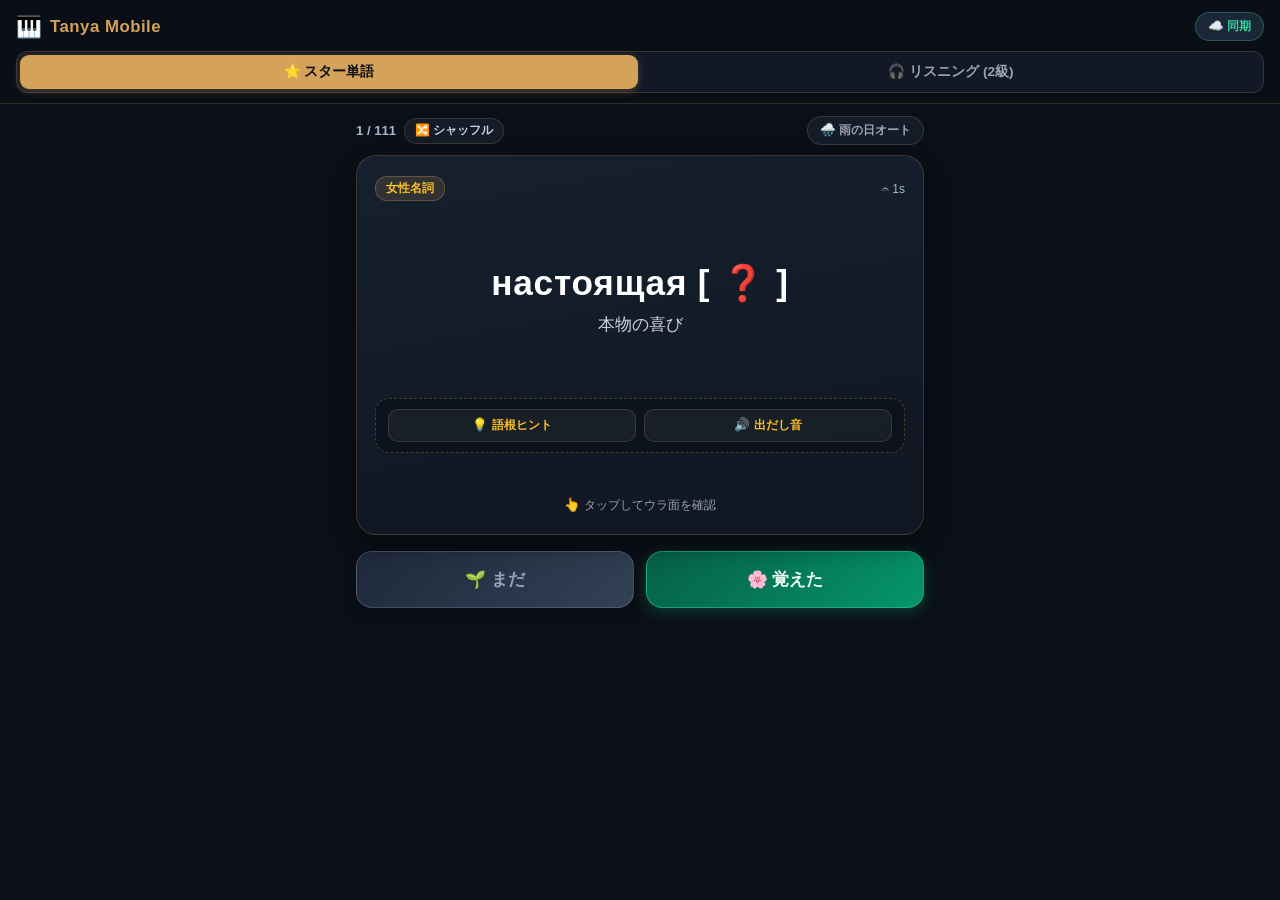
<file: mobile.html>
<!DOCTYPE html>
<html lang="ja">
<head>
  <meta charset="UTF-8">
  <!-- PWA & Mobile Viewport Configuration for iOS Standalone -->
  <meta name="viewport" content="width=device-width, initial-scale=1.0, viewport-fit=cover, user-scalable=no">
  <meta name="apple-mobile-web-app-capable" content="yes">
  <meta name="apple-mobile-web-app-status-bar-style" content="black-translucent">
  <meta name="apple-mobile-web-app-title" content="Tanya">
  <meta name="theme-color" content="#0b0f17">
  
  <title>Tanya Russian Mobile Studio</title>
  
  <link rel="manifest" href="manifest.json">
  <link rel="apple-touch-icon" href="icons/apple-touch-icon.png">
  <link rel="stylesheet" href="css/mobile.css">
</head>
<body>

  <!-- Top App Header -->
  <header class="mobile-header">
    <div class="header-top-row">
      <div class="brand-capsule">
        <span class="brand-icon">🎹</span>
        <div class="brand-text">
          <h1>Tanya Mobile</h1>
        </div>
      </div>
      <div class="header-actions">
        <button class="sync-badge-btn" id="btnOpenSync">
          ☁️ 同期
        </button>
      </div>
    </div>

    <!-- Mode Tabs -->
    <nav class="tab-nav">
      <button class="tab-btn active" id="tabBtnFlash">
        ⭐ スター単語
      </button>
      <button class="tab-btn" id="tabBtnListen">
        🎧 リスニング (2級)
      </button>
    </nav>
  </header>

  <!-- Main Content Area -->
  <main class="main-container">

    <!-- ======================================================================
         Tab 1: Starred Flashcard Studio
         ====================================================================== -->
    <section class="tab-content active" id="flashTabContent">
      <div class="flash-control-bar">
        <div style="display: flex; align-items: center; gap: 8px;">
          <span id="cardCountBadge" style="font-weight: 600; color: #a3b8cc;">1 / 111</span>
          <button class="shuffle-btn" id="btnShuffle" title="単語の並び順をランダムにシャッフル">
            🔀 シャッフル
          </button>
        </div>
        <button class="autoplay-toggle-btn" id="btnAutoPlay">
          🌧️ 雨の日オート
        </button>
      </div>

      <!-- Card Container (Tap to Flip) -->
      <div class="card-wrapper" id="cardWrapper">
        <div class="flip-card" id="flipCard">
          
          <!-- Front Side (Active Recall) -->
          <div class="card-face front">
            <div class="card-top-badges">
              <span class="pos-tag" id="cardPosTag">女性名詞</span>
              <span class="fermata-badge" id="fermataBadge">𝄐 0s</span>
            </div>

            <div class="card-center-ru">
              <div class="ru-main-word" id="frontRuWord">радость</div>
              <div class="collocation-cloze" id="frontClozeLine">настоящая [ ❓ ]</div>
            </div>

            <div class="micro-hints-box">
              <div class="hint-trigger-row">
                <button class="hint-btn" id="btnHintStem">💡 語根ヒント</button>
                <button class="hint-btn" id="btnHintSound">🔊 出だし音</button>
              </div>
              <div class="hint-content-drawer" id="hintContentDrawer"></div>
            </div>

            <div class="card-flip-prompt">
              👆 タップしてウラ面を確認
            </div>
          </div>

          <!-- Back Side (Deep Consolidation) -->
          <div class="card-face back">
            <div class="back-meaning-box">
              <div class="back-word-title" id="backRuWord">радость</div>
              <div class="back-meaning-text" id="backMeaningText">喜び, 歓喜</div>
            </div>

            <div class="back-action-row">
              <button class="action-sound-btn" id="btnReplayWord">
                🔊 単語
              </button>
              <button class="action-sound-btn" id="btnPlayCollocation">
                🔊 連語
              </button>
              <button class="action-conjugation-btn" id="btnPlayConjugation">
                🎹 朗読 (C)
              </button>
              <button class="declension-toggle-btn" id="btnToggleDeclension">
                ▼ 格変化
              </button>
            </div>

            <!-- Foldable Declension Table Drawer -->
            <div class="declension-drawer" id="declensionDrawer" style="display: none;">
              <div class="declension-grid" id="declensionGrid"></div>
            </div>

            <!-- Example Box (Tap to Speak) -->
            <div class="back-example-box" id="exampleBox" title="タップして例文を朗読">
              <div class="example-header-hint">
                <span class="example-speak-badge">🔊 タップで朗読</span>
                <span class="example-colloc-badge" id="exampleCollocBadge">連語: настоящая радость</span>
              </div>
              <div class="example-ru-line" id="exampleRuLine">Играть дуэт с Алёной — это настоящая радость.</div>
              <div class="example-ja-line" id="exampleJaLine">アリョーナと連弾を弾くことは、私にとって本物の喜びです。</div>
            </div>

            <!-- Memory Tips Capsule -->
            <div class="memory-tips-capsule" id="memoryTipsCapsule">
              <div class="tips-header-row">
                <span>💡 記憶のTips (語源・ニュアンス)</span>
              </div>
              <div class="tips-content" id="tipsContent"></div>
              <div class="tips-chips-row" id="tipsChipsRow"></div>
            </div>

            <div class="alena-context-capsule" id="alenaSceneCapsule">
              🎹 音楽院のレッスン室での情景
            </div>
          </div>

        </div>
      </div>

      <!-- Thumb Zone Rating Actions -->
      <div class="thumb-actions-bar">
        <button class="thumb-btn review" id="btnRateReview">
          🌱 まだ
        </button>
        <button class="thumb-btn mastered" id="btnRateMastered">
          🌸 覚えた
        </button>
      </div>
    </section>

    <!-- ======================================================================
         Tab 2: Listening Studio (2級対策)
         ====================================================================== -->
    <section class="tab-content" id="listenTabContent">
      <div class="listening-header-box">
        <div class="listening-day-picker">
          <span style="font-size: 0.82rem; color: #cbd5e1; font-weight: 600;">レッスン日:</span>
          <select class="day-select-dropdown" id="daySelectDropdown"></select>
        </div>
        <div class="listening-title" id="listeningTitle">四重奏の余韻、共に奏でた仲間たち</div>
        <div class="listening-greeting" id="listeningGreeting">Добрый вечер! 心安らぐロシア語の響きをどうぞ。</div>
      </div>

      <!-- Player Controls -->
      <div class="player-control-dock">
        <button class="play-main-btn" id="btnPlayListening">▶</button>
        <div style="font-size: 0.82rem; color: #a3b8cc;">
          スピード (耳慣らし)
        </div>
        <div class="speed-control-group">
          <button class="speed-btn active" data-rate="1.0">1.0x</button>
          <button class="speed-btn" data-rate="1.2">1.2x</button>
          <button class="speed-btn" data-rate="1.5">1.5x</button>
        </div>
      </div>

      <!-- Synchronized Transcript Feed -->
      <div class="transcript-feed" id="transcriptFeed"></div>
    </section>

  </main>

  <!-- ======================================================================
       GitHub Gist & Passcode Sync Modal
       ====================================================================== -->
  <div class="modal-backdrop" id="syncModal">
    <div class="modal-box">
      <div class="modal-title-row">
        <h2>☁️ PC同期設定 (Gist)</h2>
        <button class="modal-close-btn" id="btnCloseSync">&times;</button>
      </div>

      <p style="font-size: 0.8rem; color: #94a3b8; line-height: 1.45; margin-bottom: 14px;">
        外出先での学習データを、自宅のPC（Tanya Salon）とワンクリックで同期します。
      </p>

      <label class="input-label" for="gistIdInput">GitHub Gist ID</label>
      <input type="text" class="text-input" id="gistIdInput" value="489fc67d044b666cd983e20f60376cc0" placeholder="例: 7a8b9c0d1e2f3a4b..." autocomplete="off">

      <label class="input-label" for="githubTokenInput">GitHub Personal Access Token (PAT)</label>
      <div style="display: flex; gap: 8px; margin-bottom: 14px;">
        <input type="password" class="text-input" id="githubTokenInput" placeholder="ghp_... (gists読み書き権限)" autocomplete="off" style="flex: 1; margin-bottom: 0;">
        <button type="button" id="btnPasteToken" style="padding: 0 14px; background: rgba(212,175,55,0.15); border: 1px solid var(--gold-border); border-radius: 10px; color: var(--gold-light); font-size: 0.8rem; font-weight: 600; cursor: pointer; white-space: nowrap;">
          📋 貼付
        </button>
      </div>

      <button class="primary-modal-btn" id="btnPushGist">
        ☁️ PCへ進捗を送信 (Push)
      </button>

      <button class="secondary-modal-btn" id="btnPullGist">
        📥 最新の⭐単語を取得 (Pull)
      </button>

      <div style="margin-top: 18px; padding-top: 14px; border-top: 1px dashed rgba(212, 163, 89, 0.25);">
        <div style="font-size: 0.78rem; color: #fef08a; font-weight: 600; margin-bottom: 4px;">
          📜 バックアップ：ふっかつの呪文
        </div>
        <p style="font-size: 0.75rem; color: #94a3b8; margin-bottom: 6px;">
          Gistを使わずに手入力でPCへ持ち帰る場合の8文字コード:
        </p>
        <div style="background: #0b0f17; border: 1px solid var(--border-subtle); padding: 8px; border-radius: 8px; font-family: monospace; font-size: 1.1rem; color: var(--gold-light); text-align: center; letter-spacing: 2px;" id="passcodeDisplay">
          D25-9KF4
        </div>
      </div>
    </div>
  </div>

  <!-- Toast Notification -->
  <div class="toast-notice" id="toastNotice"></div>

  <!-- Bundled Seed Data & Application Script -->
  <script src="js/mobile_seed.js?v=20261010_pause"></script>
  <script src="js/mobile.js?v=20261010_pause"></script>
</body>
</html>
</file>
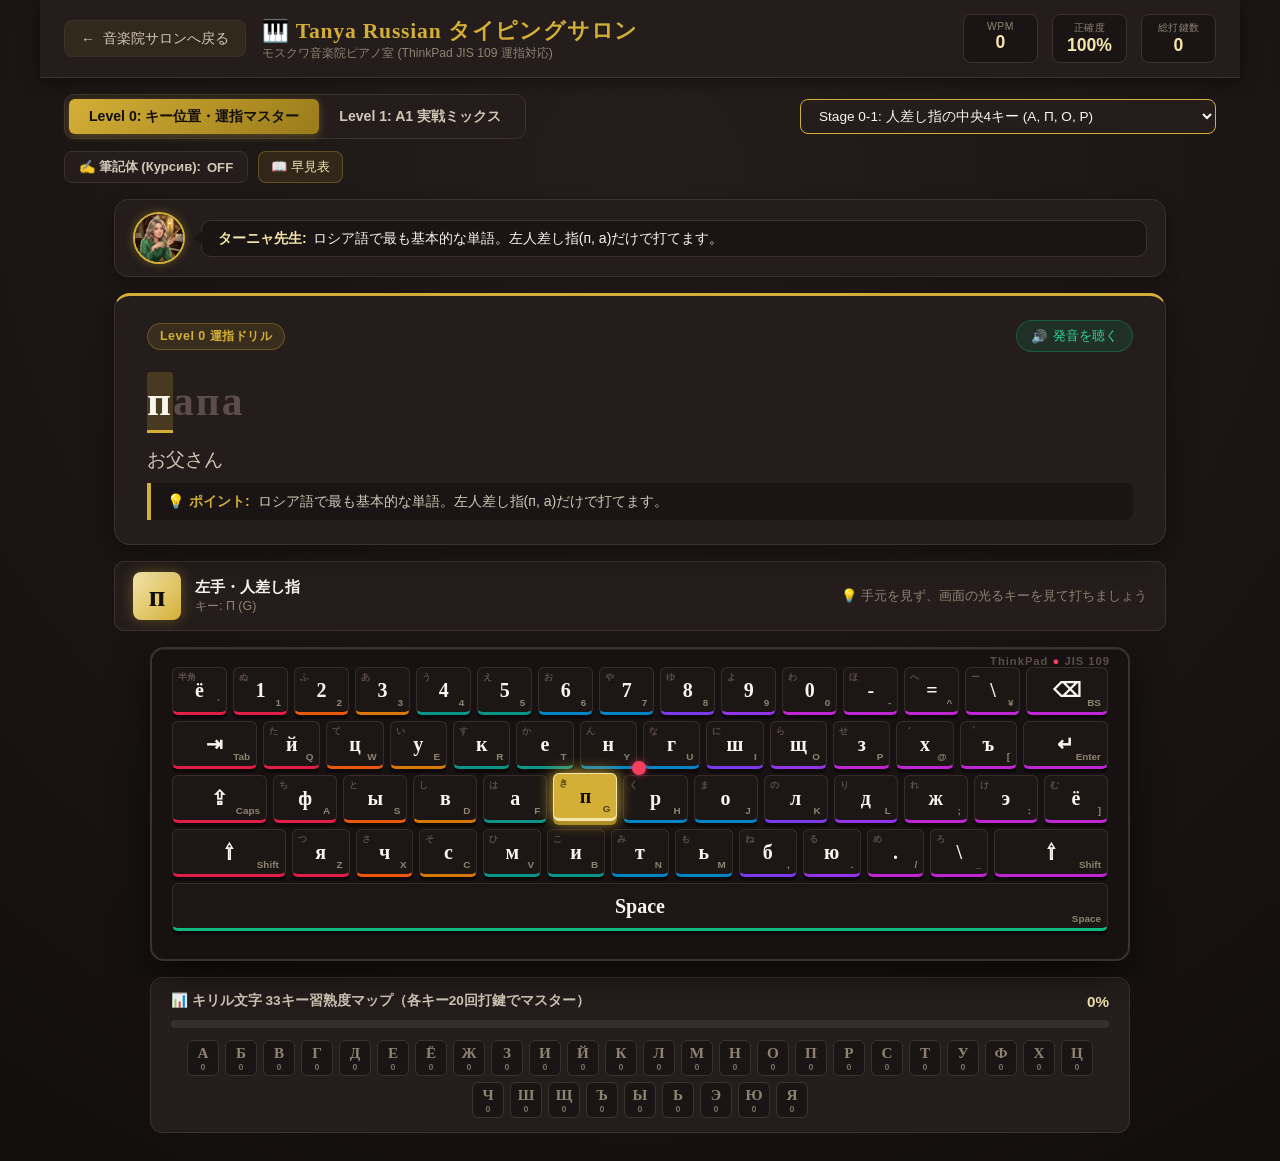
<file: typing.html>
<!DOCTYPE html>
<html lang="ja">
<head>
  <meta charset="UTF-8">
  <meta name="viewport" content="width=device-width, initial-scale=1.0">
  <title>タイピングサロン | Tanya Russian モスクワ音楽院</title>
  <link rel="stylesheet" href="/css/typing.css">
</head>
<body>

  <!-- Input Warning Banner (For English input mode) -->
  <div id="warningOverlay" class="warning-overlay">
    <span>⚠️ ロシア語入力に切り替えてください [Alt+Shift または Win+Space]</span>
  </div>

  <!-- Header (Conservatory Salon Header) -->
  <header class="typing-header">
    <div class="brand-section">
      <a href="/index.html" class="btn-back">
        <span>←</span> 音楽院サロンへ戻る
      </a>
      <div class="app-title">
        <h1>🎹 Tanya Russian タイピングサロン</h1>
        <span>モスクワ音楽院ピアノ室 (ThinkPad JIS 109 運指対応)</span>
      </div>
    </div>

    <div class="header-stats">
      <div class="stat-chip">
        <span class="stat-label">WPM</span>
        <span id="valWpm" class="stat-val">0</span>
      </div>
      <div class="stat-chip">
        <span class="stat-label">正確度</span>
        <span id="valAccuracy" class="stat-val">100%</span>
      </div>
      <div class="stat-chip">
        <span class="stat-label">総打鍵数</span>
        <span id="valTotalKeys" class="stat-val">0</span>
      </div>
    </div>
  </header>

  <!-- Mode & Stage Selector -->
  <div class="mode-container">
    <div class="mode-tabs">
      <button class="mode-tab active" data-mode="level0">Level 0: キー位置・運指マスター</button>
      <button class="mode-tab" data-mode="level1">Level 1: A1 実戦ミックス</button>
    </div>

    <div class="stage-selector-container">
      <select id="stageSelect" class="stage-select">
        <!-- Dynamically populated from typing_curriculum.json -->
      </select>
    </div>

    <!-- Cursive (Italic) Font Controls -->
    <div class="font-controls">
      <button id="btnToggleCursive" class="btn-cursive-toggle" title="筆記体（イタリック）表示のON/OFF">
        <span>✍️ 筆記体 (Курсив):</span> <strong id="cursiveStatusLabel">OFF</strong>
      </button>
      <button id="btnOpenCursiveGuide" class="btn-guide-modal" title="筆記体トラップ早見表を開く">
        <span>📖 早見表</span>
      </button>
    </div>
  </div>

  <!-- Main Practice Area -->
  <main class="practice-container">
    <!-- Tanya Teacher Guidance & Encouragement Bar -->
    <div class="tanya-guidance-bar">
      <div class="tanya-avatar-frame">
        <img id="tanyaAvatarImg" src="/assets/images/tanya_smiling.jpg" alt="ターニャ先生" class="tanya-avatar-img">
      </div>
      <div class="tanya-speech-bubble">
        <strong>ターニャ先生:</strong>
        <span id="tanyaSpeechText">ピアノの鍵盤に指を置くように、手元の力を抜いて画面のガイドを見て弾いて（打って）みてね♪</span>
      </div>
    </div>

    <!-- Prompt Card (Conservatory Music Stand Style) -->
    <div class="prompt-card">
      <div class="prompt-meta">
        <span id="categoryBadge" class="badge-category">Level 0 運指ドリル</span>
        <button id="btnPlayAudio" class="audio-btn" title="ネイティブ音声を聞く">
          <span>🔊</span> 発音を聴く
        </button>
      </div>

      <!-- Target Text Display -->
      <div id="targetText" class="target-text-container">
        <!-- Chars rendered by JS -->
      </div>

      <!-- Japanese Translation -->
      <div id="translationText" class="translation-text">
        <!-- Translation rendered by JS -->
      </div>

      <!-- Spelling & Grammar Note -->
      <div id="noteBox" class="note-box" style="display: none;">
        <!-- Notes rendered by JS -->
      </div>
    </div>

    <!-- Finger & Next Key Hint Bar -->
    <div class="finger-hint-bar">
      <div class="next-char-indicator">
        <div id="nextCharBadge" class="next-char-badge">А</div>
        <div class="finger-guide-text">
          <span id="fingerName" class="finger-name">左手・人差し指</span>
          <span id="fingerDesc" class="finger-desc">ホームポジションの基準キーです</span>
        </div>
      </div>

      <div class="keyboard-toggle-options">
        <span>💡 手元を見ず、画面の光るキーを見て打ちましょう</span>
      </div>
    </div>

    <!-- ThinkPad JIS 109 On-Screen Keyboard (Piano & Wood Aesthetic) -->
    <div class="keyboard-wrapper">
      <div id="kbContainer">
        <!-- Rows rendered by JS -->
      </div>
    </div>

    <!-- 33-Key Mastery Matrix (Level 0 Progress Tracker) -->
    <div class="mastery-panel">
      <div class="mastery-header">
        <span class="mastery-title">📊 キリル文字 33キー習熟度マップ（各キー20回打鍵でマスター）</span>
        <span id="valMasteryPct" class="mastery-pct">0%</span>
      </div>
      <div class="progress-bar-bg">
        <div id="progressBarFill" class="progress-bar-fill"></div>
      </div>
      <div id="matrixGrid" class="matrix-grid">
        <!-- 33 chips rendered by JS -->
      </div>
    </div>
  </main>

  <!-- Cursive Trap Reference Modal -->
  <div id="cursiveModal" class="modal-overlay">
    <div class="modal-box">
      <button id="btnCloseCursiveGuide" class="modal-close-btn" title="閉じる">&times;</button>
      <h2 class="modal-header-title">✍️ ロシア語 筆記体（イタリック）解読ガイド</h2>
      <p class="modal-intro">
        ロシア語の筆記体やイタリック（斜体）は、ブロック体（活字体）と形がまったく違う文字があります。<br>
        タイピング練習で「この文字を打つ」を繰り返すことで、自然と読めるようになります！
      </p>

      <h3 style="font-size: 0.95rem; color: var(--gold-light); margin-bottom: 10px;">⚡ 最重要！形が激変する「5大トラップ文字」</h3>
      <div class="trap-card-grid">
        <div class="trap-card">
          <span class="trap-card-header">T（テー）の小文字</span>
          <div class="trap-letters-comparison">
            <span class="trap-standard">т</span>
            <span class="trap-arrow">➔</span>
            <span class="trap-cursive">т</span>
          </div>
          <span class="trap-note">英語の「m」に見える！</span>
        </div>

        <div class="trap-card">
          <span class="trap-card-header">D（デー）の小文字</span>
          <div class="trap-letters-comparison">
            <span class="trap-standard">д</span>
            <span class="trap-arrow">➔</span>
            <span class="trap-cursive">д</span>
          </div>
          <span class="trap-note">英語の「g」に見える！</span>
        </div>

        <div class="trap-card">
          <span class="trap-card-header">I（イー）の小文字</span>
          <div class="trap-letters-comparison">
            <span class="trap-standard">и</span>
            <span class="trap-arrow">➔</span>
            <span class="trap-cursive">и</span>
          </div>
          <span class="trap-note">英語の「u」に見える！</span>
        </div>

        <div class="trap-card">
          <span class="trap-card-header">P（ペー）の小文字</span>
          <div class="trap-letters-comparison">
            <span class="trap-standard">п</span>
            <span class="trap-arrow">➔</span>
            <span class="trap-cursive">п</span>
          </div>
          <span class="trap-note">英語の「n」に見える！</span>
        </div>

        <div class="trap-card">
          <span class="trap-card-header">G（ゲー）の小文字</span>
          <div class="trap-letters-comparison">
            <span class="trap-standard">г</span>
            <span class="trap-arrow">➔</span>
            <span class="trap-cursive">г</span>
          </div>
          <span class="trap-note">英語の「s/r」に似ている！</span>
        </div>
      </div>

      <h3 style="font-size: 0.95rem; color: var(--gold-light); margin-bottom: 10px;">🔍 ほかにも注意したい文字たち</h3>
      <div class="trap-card-grid" style="grid-template-columns: repeat(auto-fit, minmax(110px, 1fr));">
        <div class="trap-card">
          <span class="trap-card-header">B（ヴェー）</span>
          <div class="trap-letters-comparison">
            <span class="trap-standard">в</span>
            <span class="trap-arrow">➔</span>
            <span class="trap-cursive">в</span>
          </div>
        </div>
        <div class="trap-card">
          <span class="trap-card-header">CH（チェー）</span>
          <div class="trap-letters-comparison">
            <span class="trap-standard">ч</span>
            <span class="trap-arrow">➔</span>
            <span class="trap-cursive">ч</span>
          </div>
        </div>
        <div class="trap-card">
          <span class="trap-card-header">L（エル）</span>
          <div class="trap-letters-comparison">
            <span class="trap-standard">л</span>
            <span class="trap-arrow">➔</span>
            <span class="trap-cursive">л</span>
          </div>
        </div>
        <div class="trap-card">
          <span class="trap-card-header">SH / SHCH</span>
          <div class="trap-letters-comparison">
            <span class="trap-standard">ш / щ</span>
            <span class="trap-arrow">➔</span>
            <span class="trap-cursive">ш / щ</span>
          </div>
        </div>
      </div>

      <div class="modal-tanya-tip">
        <strong>ターニャ先生のワンポイント:</strong><br>
        ロシア人の手書きの手紙やメモ、楽譜の速度表記、小説の斜体などでは、この筆記体が当たり前に使われます。<br>
        「筆記体モード」をONにしてタイピング練習をすると、画面の <em>т</em> (*m*の形) を見て無意識に「T」キーを押せるようになり、あっという間に読めるようになりますよ♪
      </div>
    </div>
  </div>

  <script src="/js/typing.js"></script>
</body>
</html>
</file>
<file: css/mobile.css>
/* ==========================================================================
   Tanya Russian Mobile Studio - PWA Stylesheet
   Designed for iPhone / Mobile One-Handed Thumb Navigation
   ========================================================================== */

:root {
  --bg-dark: #0b0f17;
  --bg-card: #141c28;
  --bg-card-sub: #1b2637;
  --gold-primary: #d4a359;
  --gold-light: #fbbf24;
  --gold-glow: rgba(251, 191, 36, 0.15);
  --text-main: #f3f4f6;
  --text-muted: #9ca3af;
  --text-ru: #ffffff;
  --accent-cyan: #38bdf8;
  --accent-rose: #f43f5e;
  --accent-green: #34d399;
  --border-subtle: rgba(212, 163, 89, 0.2);
  --border-focus: rgba(212, 163, 89, 0.5);
  --font-family: -apple-system, BlinkMacSystemFont, "Segoe UI", Roboto, "Helvetica Neue", Arial, sans-serif;
  --safe-top: env(safe-area-inset-top, 16px);
  --safe-bottom: env(safe-area-inset-bottom, 20px);
}

* {
  box-sizing: border-box;
  margin: 0;
  padding: 0;
  -webkit-tap-highlight-color: transparent;
}

body {
  font-family: var(--font-family);
  background-color: var(--bg-dark);
  color: var(--text-main);
  min-height: 100vh;
  min-height: -webkit-fill-available;
  display: flex;
  flex-direction: column;
  overflow-x: hidden;
  user-select: none;
  -webkit-user-select: none;
}

/* App Header */
.mobile-header {
  position: sticky;
  top: 0;
  z-index: 50;
  background: rgba(11, 15, 23, 0.92);
  backdrop-filter: blur(12px);
  -webkit-backdrop-filter: blur(12px);
  border-bottom: 1px solid var(--border-subtle);
  padding: max(12px, var(--safe-top)) 16px 10px;
  display: flex;
  flex-direction: column;
  gap: 10px;
}

.header-top-row {
  display: flex;
  align-items: center;
  justify-content: space-between;
}

.brand-capsule {
  display: flex;
  align-items: center;
  gap: 8px;
}

.brand-icon {
  font-size: 1.3rem;
}

.brand-text h1 {
  font-size: 1.05rem;
  font-weight: 700;
  color: var(--gold-primary);
  letter-spacing: 0.5px;
}

.header-actions {
  display: flex;
  align-items: center;
  gap: 8px;
}

.sync-badge-btn {
  background: var(--bg-card-sub);
  border: 1px solid var(--border-subtle);
  color: var(--gold-light);
  border-radius: 20px;
  padding: 5px 12px;
  font-size: 0.78rem;
  font-weight: 600;
  display: flex;
  align-items: center;
  gap: 5px;
  cursor: pointer;
  transition: all 0.2s;
}

.sync-badge-btn:active {
  transform: scale(0.96);
  border-color: var(--gold-light);
}

.sync-badge-btn.synced {
  color: var(--accent-green);
  border-color: rgba(52, 211, 153, 0.3);
}

/* Tab Navigation */
.tab-nav {
  display: flex;
  background: rgba(20, 28, 40, 0.85);
  border: 1px solid var(--border-subtle);
  border-radius: 12px;
  padding: 3px;
  gap: 4px;
}

.tab-btn {
  flex: 1;
  padding: 8px 12px;
  border: none;
  background: transparent;
  color: var(--text-muted);
  border-radius: 9px;
  font-size: 0.85rem;
  font-weight: 600;
  display: flex;
  align-items: center;
  justify-content: center;
  gap: 6px;
  cursor: pointer;
  transition: all 0.25s ease;
}

.tab-btn.active {
  background: var(--gold-primary);
  color: #0b0f17;
  box-shadow: 0 2px 8px rgba(212, 163, 89, 0.3);
}

/* Main Container */
.main-container {
  flex: 1;
  display: flex;
  flex-direction: column;
  padding: 12px 16px max(24px, var(--safe-bottom));
  max-width: 600px;
  margin: 0 auto;
  width: 100%;
}

.tab-content {
  display: none;
  flex-direction: column;
  flex: 1;
}

.tab-content.active {
  display: flex;
}

/* ==========================================================================
   Tab 1: Flashcard Screen
   ========================================================================== */

.flash-control-bar {
  display: flex;
  justify-content: space-between;
  align-items: center;
  margin-bottom: 10px;
  font-size: 0.82rem;
  color: var(--text-muted);
}

.shuffle-btn {
  background: var(--bg-card);
  border: 1px solid var(--border-subtle);
  color: #cbd5e1;
  padding: 4px 10px;
  border-radius: 14px;
  font-size: 0.74rem;
  font-weight: 600;
  cursor: pointer;
  display: inline-flex;
  align-items: center;
  gap: 4px;
  transition: all 0.2s;
}

.shuffle-btn:active {
  background: rgba(251, 191, 36, 0.2);
  color: var(--gold-light);
  border-color: var(--gold-primary);
  transform: scale(0.95);
}

.autoplay-toggle-btn {
  background: var(--bg-card);
  border: 1px solid var(--border-subtle);
  color: var(--text-muted);
  padding: 5px 12px;
  border-radius: 16px;
  font-size: 0.78rem;
  font-weight: 600;
  cursor: pointer;
  display: flex;
  align-items: center;
  gap: 6px;
  transition: all 0.2s;
}

.autoplay-toggle-btn.active {
  background: rgba(56, 189, 248, 0.15);
  border-color: var(--accent-cyan);
  color: var(--accent-cyan);
}

/* Card Outer Container */
.card-wrapper {
  perspective: 1000px;
  flex: 1;
  display: flex;
  flex-direction: column;
  min-height: 380px;
  margin-bottom: 16px;
  cursor: pointer;
}

.flip-card {
  position: relative;
  width: 100%;
  flex: 1;
  transform-style: preserve-3d;
  transition: transform 0.45s cubic-bezier(0.4, 0.2, 0.2, 1);
  border-radius: 20px;
}

.flip-card.flipped {
  transform: rotateY(180deg);
}

.card-face {
  position: absolute;
  top: 0;
  left: 0;
  width: 100%;
  height: 100%;
  backface-visibility: hidden;
  -webkit-backface-visibility: hidden;
  background: linear-gradient(170deg, #16202e 0%, #101622 100%);
  border: 1.5px solid var(--border-subtle);
  border-radius: 20px;
  padding: 20px 18px;
  display: flex;
  flex-direction: column;
  justify-content: space-between;
  box-shadow: 0 10px 25px rgba(0, 0, 0, 0.4);
  overflow-y: auto;
}

.card-face.back {
  transform: rotateY(180deg);
  background: linear-gradient(170deg, #182433 0%, #0e1624 100%);
  border-color: rgba(251, 191, 36, 0.35);
}

/* Front Face */
.card-top-badges {
  display: flex;
  justify-content: space-between;
  align-items: center;
}

.pos-tag {
  background: rgba(212, 163, 89, 0.15);
  border: 1px solid rgba(212, 163, 89, 0.3);
  color: var(--gold-light);
  padding: 3px 10px;
  border-radius: 12px;
  font-size: 0.75rem;
  font-weight: 600;
}

.fermata-badge {
  font-size: 0.75rem;
  color: #a3b8cc;
  display: flex;
  align-items: center;
  gap: 4px;
}

.card-center-ru {
  text-align: center;
  padding: 24px 0 16px;
}

.ru-main-word {
  font-size: 2.2rem;
  font-weight: 700;
  color: #ffffff;
  letter-spacing: 0.8px;
  line-height: 1.25;
  margin-bottom: 8px;
}

.collocation-cloze {
  font-size: 1.05rem;
  color: #cbd5e1;
  line-height: 1.45;
  margin-top: 6px;
}

/* Micro-Hints */
.micro-hints-box {
  background: rgba(11, 15, 23, 0.6);
  border: 1px dashed rgba(212, 163, 89, 0.3);
  border-radius: 14px;
  padding: 10px 12px;
  margin-top: 8px;
  display: flex;
  flex-direction: column;
  gap: 8px;
}

.hint-trigger-row {
  display: flex;
  gap: 8px;
}

.hint-btn {
  flex: 1;
  background: rgba(255, 255, 255, 0.05);
  border: 1px solid rgba(255, 255, 255, 0.12);
  color: var(--gold-light);
  padding: 7px 10px;
  border-radius: 10px;
  font-size: 0.78rem;
  font-weight: 600;
  display: flex;
  align-items: center;
  justify-content: center;
  gap: 5px;
  cursor: pointer;
  transition: all 0.2s;
}

.hint-btn:active {
  background: rgba(212, 163, 89, 0.2);
}

.hint-content-drawer {
  font-size: 0.82rem;
  color: #fef08a;
  line-height: 1.4;
  padding-top: 4px;
  border-top: 1px solid rgba(255, 255, 255, 0.08);
  display: none;
}

.card-flip-prompt {
  text-align: center;
  font-size: 0.78rem;
  color: var(--text-muted);
  padding-top: 8px;
}

/* Back Face */
.back-meaning-box {
  margin-bottom: 12px;
}

.back-word-title {
  font-size: 1.8rem;
  font-weight: 700;
  color: var(--gold-light);
  line-height: 1.2;
}

.back-meaning-text {
  font-size: 1.2rem;
  font-weight: 600;
  color: #ffffff;
  margin-top: 4px;
}

.back-action-row {
  display: flex;
  gap: 6px;
  margin: 10px 0;
  flex-wrap: wrap;
}

.action-sound-btn {
  flex: 1;
  min-width: 75px;
  background: rgba(212, 163, 89, 0.15);
  border: 1px solid var(--gold-primary);
  color: var(--gold-light);
  padding: 8px 6px;
  border-radius: 10px;
  font-size: 0.78rem;
  font-weight: 600;
  display: flex;
  align-items: center;
  justify-content: center;
  gap: 4px;
  cursor: pointer;
  transition: all 0.2s;
}

.action-sound-btn:active {
  background: rgba(212, 163, 89, 0.3);
  transform: scale(0.97);
}

.action-conjugation-btn {
  flex: 1.1;
  min-width: 85px;
  background: rgba(56, 189, 248, 0.15);
  border: 1px solid var(--accent-cyan);
  color: var(--accent-cyan);
  padding: 8px 6px;
  border-radius: 10px;
  font-size: 0.78rem;
  font-weight: 600;
  display: flex;
  align-items: center;
  justify-content: center;
  gap: 4px;
  cursor: pointer;
  transition: all 0.2s;
}

.declension-toggle-btn {
  flex: 0.9;
  min-width: 75px;
  background: rgba(255, 255, 255, 0.06);
  border: 1px solid var(--border-subtle);
  color: #cbd5e1;
  padding: 8px 6px;
  border-radius: 10px;
  font-size: 0.78rem;
  font-weight: 600;
  display: flex;
  align-items: center;
  justify-content: center;
  gap: 4px;
  cursor: pointer;
  transition: all 0.2s;
}

.declension-toggle-btn.open {
  background: rgba(251, 191, 36, 0.18);
  color: var(--gold-light);
  border-color: var(--gold-primary);
}

.action-conjugation-btn.playing {
  animation: pulse-border 1.2s infinite;
}

@keyframes pulse-border {
  0% { box-shadow: 0 0 0 0 rgba(56, 189, 248, 0.4); }
  70% { box-shadow: 0 0 0 8px rgba(56, 189, 248, 0); }
  100% { box-shadow: 0 0 0 0 rgba(56, 189, 248, 0); }
}

/* Declension Drawer */
.declension-drawer {
  background: rgba(11, 15, 23, 0.85);
  border: 1px solid rgba(255, 255, 255, 0.12);
  border-radius: 12px;
  padding: 10px 12px;
  margin-bottom: 10px;
  animation: fadeIn 0.2s ease;
}

.declension-grid {
  display: grid;
  grid-template-columns: repeat(2, 1fr);
  gap: 6px;
}

.declension-chip {
  background: rgba(255, 255, 255, 0.04);
  border: 1px solid rgba(255, 255, 255, 0.08);
  border-radius: 8px;
  padding: 5px 8px;
  display: flex;
  flex-direction: column;
  cursor: pointer;
  transition: all 0.2s;
}

.declension-chip:active {
  background: rgba(251, 191, 36, 0.2);
}

.declension-chip.active {
  background: rgba(56, 189, 248, 0.25);
  border-color: var(--accent-cyan);
  box-shadow: 0 0 10px rgba(56, 189, 248, 0.4);
}

.declension-chip .case-label {
  font-size: 0.68rem;
  color: var(--gold-light);
  font-weight: 700;
  margin-bottom: 1px;
}

.declension-chip .case-val {
  font-size: 0.84rem;
  color: #ffffff;
  font-weight: 600;
  word-break: break-word;
}

/* Example Box (Tap to Speak) */
.back-example-box {
  background: rgba(11, 15, 23, 0.55);
  border: 1px solid rgba(255, 255, 255, 0.08);
  border-radius: 12px;
  padding: 10px 12px;
  margin-bottom: 10px;
  cursor: pointer;
  transition: all 0.25s ease;
}

.back-example-box:active {
  background: rgba(251, 191, 36, 0.12);
}

.back-example-box.speaking {
  border-color: var(--gold-primary);
  background: rgba(212, 163, 89, 0.14);
  box-shadow: 0 0 12px rgba(251, 191, 36, 0.3);
  animation: pulse-border 1.5s infinite;
}

.example-header-hint {
  display: flex;
  justify-content: space-between;
  align-items: center;
  margin-bottom: 6px;
}

.example-speak-badge {
  font-size: 0.7rem;
  color: var(--gold-light);
  background: rgba(212, 163, 89, 0.15);
  padding: 2px 7px;
  border-radius: 8px;
  font-weight: 600;
}

.example-colloc-badge {
  font-size: 0.72rem;
  color: var(--accent-cyan);
  font-weight: 600;
}

.example-ru-line {
  font-size: 0.95rem;
  color: #f1f5f9;
  line-height: 1.45;
  margin-bottom: 4px;
}

.example-ja-line {
  font-size: 0.82rem;
  color: #94a3b8;
  line-height: 1.4;
}

/* Memory Tips Capsule */
.memory-tips-capsule {
  background: rgba(15, 23, 42, 0.65);
  border: 1px solid rgba(56, 189, 248, 0.2);
  border-radius: 12px;
  padding: 10px 12px;
  margin-bottom: 10px;
  font-size: 0.78rem;
}

.tips-header-row {
  display: flex;
  align-items: center;
  gap: 6px;
  color: #fef08a;
  font-weight: 700;
  font-size: 0.78rem;
  margin-bottom: 6px;
}

.tips-content {
  color: #cbd5e1;
  line-height: 1.45;
}

.mobile-tip-sec {
  margin-bottom: 6px;
}

.mobile-tip-sec:last-child {
  margin-bottom: 0;
}

.mobile-tip-label {
  font-size: 0.76rem;
  font-weight: 700;
  color: #e2ce9c;
  margin-bottom: 2px;
}

.mobile-tip-bullets {
  list-style: none;
  padding: 0;
  margin: 0;
  display: flex;
  flex-direction: column;
  gap: 3px;
}

.mobile-tip-item {
  display: flex;
  align-items: flex-start;
  gap: 5px;
  font-size: 0.78rem;
  color: #cbd5e1;
  line-height: 1.45;
}

.mobile-tip-item .tip-bullet {
  color: #d4af37;
  font-size: 0.8rem;
  line-height: 1.45;
  flex-shrink: 0;
}

.mobile-tip-item .tip-text {
  flex: 1;
}

.tips-chips-row {
  display: flex;
  flex-wrap: wrap;
  gap: 5px;
  margin-top: 6px;
}

.tips-chip {
  background: rgba(255, 255, 255, 0.06);
  border: 1px solid rgba(255, 255, 255, 0.12);
  color: #93c5fd;
  padding: 2px 7px;
  border-radius: 6px;
  font-size: 0.72rem;
}

.alena-context-capsule {
  font-size: 0.78rem;
  color: #e2e8f0;
  background: rgba(244, 63, 94, 0.12);
  border-left: 3px solid var(--accent-rose);
  padding: 6px 10px;
  border-radius: 0 8px 8px 0;
  line-height: 1.35;
}

/* Thumb Rating Buttons */
.thumb-actions-bar {
  display: flex;
  gap: 12px;
  margin-top: auto;
}

.thumb-btn {
  flex: 1;
  padding: 16px 12px;
  border-radius: 16px;
  font-size: 1.05rem;
  font-weight: 700;
  border: none;
  cursor: pointer;
  display: flex;
  align-items: center;
  justify-content: center;
  gap: 8px;
  transition: all 0.2s cubic-bezier(0.4, 0, 0.2, 1);
  box-shadow: 0 4px 14px rgba(0, 0, 0, 0.3);
}

.thumb-btn:active {
  transform: scale(0.97);
}

.thumb-btn.review {
  background: linear-gradient(135deg, #1e293b 0%, #334155 100%);
  color: #94a3b8;
  border: 1px solid rgba(148, 163, 184, 0.3);
}

.thumb-btn.mastered {
  background: linear-gradient(135deg, #065f46 0%, #059669 100%);
  color: #ecfdf5;
  border: 1px solid rgba(52, 211, 153, 0.5);
  box-shadow: 0 4px 16px rgba(5, 150, 105, 0.35);
}

/* ==========================================================================
   Tab 2: Listening Studio Screen
   ========================================================================== */

.listening-header-box {
  background: var(--bg-card);
  border: 1px solid var(--border-subtle);
  border-radius: 16px;
  padding: 14px;
  margin-bottom: 12px;
}

.listening-day-picker {
  display: flex;
  align-items: center;
  justify-content: space-between;
  margin-bottom: 8px;
}

.day-select-dropdown {
  background: var(--bg-card-sub);
  color: var(--gold-light);
  border: 1px solid var(--border-subtle);
  padding: 6px 12px;
  border-radius: 10px;
  font-size: 0.85rem;
  font-weight: 600;
  outline: none;
}

.listening-title {
  font-size: 1.05rem;
  font-weight: 700;
  color: #ffffff;
  margin-bottom: 4px;
}

.listening-greeting {
  font-size: 0.8rem;
  color: var(--text-muted);
  line-height: 1.4;
}

/* Audio Player Controls */
.player-control-dock {
  background: rgba(11, 15, 23, 0.9);
  border: 1px solid var(--border-subtle);
  border-radius: 16px;
  padding: 12px 16px;
  margin-bottom: 14px;
  display: flex;
  align-items: center;
  justify-content: space-between;
  gap: 12px;
}

.play-main-btn {
  background: var(--gold-primary);
  color: #0b0f17;
  border: none;
  width: 50px;
  height: 50px;
  border-radius: 50%;
  font-size: 1.3rem;
  display: flex;
  align-items: center;
  justify-content: center;
  cursor: pointer;
  box-shadow: 0 4px 12px rgba(212, 163, 89, 0.35);
}

.play-main-btn:active {
  transform: scale(0.95);
}

.speed-control-group {
  display: flex;
  background: var(--bg-card);
  border: 1px solid var(--border-subtle);
  border-radius: 10px;
  padding: 2px;
  gap: 2px;
}

.speed-btn {
  background: transparent;
  border: none;
  color: var(--text-muted);
  padding: 6px 10px;
  font-size: 0.78rem;
  font-weight: 700;
  border-radius: 8px;
  cursor: pointer;
}

.speed-btn.active {
  background: var(--accent-cyan);
  color: #0b0f17;
}

/* Script Transcript Feed */
.transcript-feed {
  flex: 1;
  display: flex;
  flex-direction: column;
  gap: 10px;
  overflow-y: auto;
  padding-bottom: 12px;
}

.sentence-card {
  background: var(--bg-card);
  border: 1px solid var(--border-subtle);
  border-radius: 14px;
  padding: 12px 14px;
  transition: all 0.25s ease;
  cursor: pointer;
}

.sentence-card.active {
  border-color: var(--accent-cyan);
  background: rgba(56, 189, 248, 0.08);
  box-shadow: 0 2px 12px rgba(56, 189, 248, 0.15);
}

.sentence-ru-line {
  font-size: 0.98rem;
  color: #ffffff;
  line-height: 1.5;
  margin-bottom: 4px;
}

.sentence-ja-line {
  font-size: 0.8rem;
  color: #94a3b8;
  line-height: 1.4;
}

/* ==========================================================================
   Modals & Toasts
   ========================================================================== */

.modal-backdrop {
  position: fixed;
  top: 0;
  left: 0;
  width: 100%;
  height: 100%;
  background: rgba(0, 0, 0, 0.75);
  backdrop-filter: blur(8px);
  -webkit-backdrop-filter: blur(8px);
  z-index: 100;
  display: none;
  align-items: center;
  justify-content: center;
  padding: 16px;
}

.modal-backdrop.open {
  display: flex;
}

.modal-box {
  background: var(--bg-card);
  border: 1px solid var(--border-focus);
  border-radius: 20px;
  padding: 22px;
  width: 100%;
  max-width: 480px;
  max-height: 85vh;
  overflow-y: auto;
  box-shadow: 0 16px 36px rgba(0, 0, 0, 0.6);
}

.modal-title-row {
  display: flex;
  align-items: center;
  justify-content: space-between;
  margin-bottom: 16px;
}

.modal-title-row h2 {
  font-size: 1.15rem;
  color: var(--gold-light);
}

.modal-close-btn {
  background: transparent;
  border: none;
  color: var(--text-muted);
  font-size: 1.4rem;
  cursor: pointer;
}

.input-label {
  font-size: 0.82rem;
  font-weight: 600;
  color: #cbd5e1;
  margin-bottom: 4px;
  display: block;
}

.text-input {
  width: 100%;
  background: #0b0f17;
  border: 1px solid var(--border-subtle);
  border-radius: 10px;
  padding: 10px 12px;
  color: #ffffff;
  font-size: 0.88rem;
  margin-bottom: 14px;
  outline: none;
}

.text-input:focus {
  border-color: var(--gold-light);
}

.primary-modal-btn {
  width: 100%;
  background: var(--gold-primary);
  color: #0b0f17;
  border: none;
  border-radius: 12px;
  padding: 12px;
  font-size: 0.95rem;
  font-weight: 700;
  cursor: pointer;
  margin-top: 6px;
}

.secondary-modal-btn {
  width: 100%;
  background: var(--bg-card-sub);
  color: var(--text-main);
  border: 1px solid var(--border-subtle);
  border-radius: 12px;
  padding: 10px;
  font-size: 0.88rem;
  font-weight: 600;
  cursor: pointer;
  margin-top: 8px;
}

/* Toast */
.toast-notice {
  position: fixed;
  bottom: max(30px, var(--safe-bottom));
  left: 50%;
  transform: translateX(-50%) translateY(100px);
  background: rgba(15, 23, 42, 0.95);
  border: 1px solid var(--gold-primary);
  color: #ffffff;
  padding: 10px 18px;
  border-radius: 30px;
  font-size: 0.84rem;
  font-weight: 600;
  box-shadow: 0 8px 24px rgba(0, 0, 0, 0.4);
  z-index: 200;
  pointer-events: none;
  opacity: 0;
  transition: all 0.3s cubic-bezier(0.4, 0, 0.2, 1);
  display: flex;
  align-items: center;
  gap: 8px;
}

.toast-notice.show {
  transform: translateX(-50%) translateY(0);
  opacity: 1;
}
</file>
<file: css/typing.css>
/* ==========================================================================
   Tanya Russian Typing Salon - Moscow Conservatory Aesthetic Theme
   Colors: Mahogany Wood, Emerald Velvet, Brass Gold, Antique Ivory
   ========================================================================== */

:root {
  /* Conservatory Theme Palette (matching app.css) */
  --bg-primary: #120e0d;
  --bg-secondary: #1a1514;
  --bg-card: #241d1b;
  --bg-card-hover: #2e2422;
  --bg-highlight: #332725;

  --emerald: #10b981;
  --emerald-dark: #064e3b;
  --emerald-light: #34d399;

  --gold: #d4af37;
  --gold-light: #f3e5ab;
  --gold-dark: #997b19;
  --gold-glow: rgba(212, 175, 55, 0.35);

  --crimson: #be123c;
  --crimson-soft: #f43f5e;

  --text-primary: #f8f5ee;
  --text-secondary: #d1c7b7;
  --text-muted: #8e8271;

  --border-color: #3d312e;
  --border-focus: #d4af37;

  /* Finger guide colors (Refined jewel tones matching conservatory aesthetic) */
  --finger-l-pinky: #e11d48;   /* Ruby */
  --finger-l-ring: #ea580c;    /* Amber Orange */
  --finger-l-middle: #d97706;  /* Topaz Gold */
  --finger-l-index: #0d9488;   /* Teal Jade */
  --finger-r-index: #0284c7;   /* Sapphire */
  --finger-r-middle: #7c3aed;  /* Amethyst */
  --finger-r-ring: #9333ea;    /* Royal Purple */
  --finger-r-pinky: #c026d3;   /* Garnet */
  --finger-thumb: #10b981;     /* Emerald */

  /* Piano / Keyboard styling */
  --key-bg: #1c1615;
  --key-border: #382c2a;
  --key-text: #f8f5ee;
  --key-subtext: #8e8271;
  --key-shadow: 0 4px 0 #0d0a09;
  --key-pressed: 0 1px 0 #0d0a09;

  --font-serif: "Georgia", "Cambria", "Times New Roman", serif;
  --font-sans: -apple-system, BlinkMacSystemFont, "Segoe UI", Roboto, "Helvetica Neue", "Noto Sans", sans-serif;
  --font-mono: "Consolas", "Courier New", monospace;
}

* {
  box-sizing: border-box;
  margin: 0;
  padding: 0;
  -webkit-user-select: none;
  user-select: none;
}

body {
  background: radial-gradient(circle at 50% 15%, #241d1b 0%, #120e0d 100%);
  color: var(--text-primary);
  font-family: var(--font-sans);
  min-height: 100vh;
  display: flex;
  flex-direction: column;
  align-items: center;
  overflow-x: hidden;
}

/* ================= Header (Salon Style) ================= */
.typing-header {
  width: 100%;
  max-width: 1200px;
  display: flex;
  justify-content: space-between;
  align-items: center;
  padding: 14px 24px;
  background: var(--bg-card);
  border-bottom: 1px solid var(--border-color);
  box-shadow: 0 4px 16px rgba(0, 0, 0, 0.4);
}

.brand-section {
  display: flex;
  align-items: center;
  gap: 16px;
}

.btn-back {
  display: inline-flex;
  align-items: center;
  gap: 8px;
  background: rgba(212, 175, 55, 0.08);
  color: var(--text-secondary);
  padding: 8px 16px;
  border-radius: 8px;
  text-decoration: none;
  font-size: 0.88rem;
  font-weight: 500;
  border: 1px solid var(--border-color);
  transition: all 0.2s ease;
}

.btn-back:hover {
  background: rgba(212, 175, 55, 0.18);
  color: var(--gold-light);
  border-color: var(--gold);
}

.app-title {
  display: flex;
  flex-direction: column;
}

.app-title h1 {
  font-family: var(--font-serif);
  font-size: 1.35rem;
  font-weight: 700;
  color: var(--gold);
  letter-spacing: 0.8px;
}

.app-title span {
  font-size: 0.76rem;
  color: var(--text-muted);
}

.header-stats {
  display: flex;
  gap: 14px;
}

.stat-chip {
  background: #1a1514;
  border: 1px solid var(--border-color);
  border-radius: 8px;
  padding: 6px 14px;
  display: flex;
  flex-direction: column;
  align-items: center;
  min-width: 75px;
}

.stat-label {
  font-size: 0.65rem;
  color: var(--text-muted);
  text-transform: uppercase;
  letter-spacing: 0.5px;
}

.stat-val {
  font-size: 1.1rem;
  font-weight: 700;
  color: var(--gold-light);
}

/* ================= Mode Selector Tabs ================= */
.mode-container {
  width: 100%;
  max-width: 1200px;
  padding: 16px 24px 0 24px;
  display: flex;
  justify-content: space-between;
  align-items: center;
  flex-wrap: wrap;
  gap: 12px;
}

.mode-tabs {
  display: flex;
  background: var(--bg-card);
  padding: 4px;
  border-radius: 10px;
  border: 1px solid var(--border-color);
}

.mode-tab {
  background: transparent;
  border: none;
  color: var(--text-secondary);
  padding: 8px 20px;
  border-radius: 6px;
  font-size: 0.88rem;
  font-weight: 600;
  cursor: pointer;
  transition: all 0.2s ease;
}

.mode-tab.active {
  background: linear-gradient(135deg, var(--gold) 0%, var(--gold-dark) 100%);
  color: #120e0d;
  box-shadow: 0 2px 8px var(--gold-glow);
}

.stage-selector-container {
  display: flex;
  align-items: center;
  gap: 8px;
}

.stage-select {
  background: var(--bg-card);
  color: var(--text-primary);
  border: 1px solid var(--gold);
  padding: 8px 14px;
  border-radius: 8px;
  font-size: 0.85rem;
  font-weight: 500;
  outline: none;
  cursor: pointer;
}

/* ================= Main Practice Container ================= */
.practice-container {
  width: 100%;
  max-width: 1100px;
  display: flex;
  flex-direction: column;
  align-items: center;
  padding: 16px 24px 28px 24px;
  flex: 1;
}

/* Tanya Teacher Guidance Banner */
.tanya-guidance-bar {
  width: 100%;
  background: var(--bg-card);
  border: 1px solid var(--border-color);
  border-radius: 14px;
  padding: 12px 18px;
  display: flex;
  align-items: center;
  gap: 16px;
  margin-bottom: 16px;
  box-shadow: 0 4px 16px rgba(0, 0, 0, 0.25);
}

.tanya-avatar-frame {
  position: relative;
  width: 52px;
  height: 52px;
  border-radius: 50%;
  border: 2px solid var(--gold);
  overflow: hidden;
  box-shadow: 0 0 10px var(--gold-glow);
  flex-shrink: 0;
}

.tanya-avatar-img {
  width: 100%;
  height: 100%;
  object-fit: cover;
}

.tanya-speech-bubble {
  position: relative;
  background: #1a1514;
  border: 1px solid var(--border-color);
  border-radius: 10px;
  padding: 8px 16px;
  font-size: 0.88rem;
  color: var(--text-primary);
  flex: 1;
  display: flex;
  align-items: center;
}

.tanya-speech-bubble::before {
  content: '';
  position: absolute;
  left: -8px;
  top: 50%;
  transform: translateY(-50%);
  border-width: 6px 8px 6px 0;
  border-style: solid;
  border-color: transparent #1a1514 transparent transparent;
}

.tanya-speech-bubble strong {
  color: var(--gold-light);
  margin-right: 6px;
}

/* Question Prompt Card (Conservatory Music Stand Style) */
.prompt-card {
  width: 100%;
  background: var(--bg-card);
  border: 1px solid var(--border-color);
  border-top: 3px solid var(--gold);
  border-radius: 16px;
  padding: 24px 32px;
  box-shadow: 0 8px 30px rgba(0, 0, 0, 0.4);
  display: flex;
  flex-direction: column;
  position: relative;
  margin-bottom: 16px;
}

.prompt-meta {
  display: flex;
  justify-content: space-between;
  align-items: center;
  margin-bottom: 12px;
}

.badge-category {
  background: rgba(212, 175, 55, 0.12);
  color: var(--gold);
  font-size: 0.78rem;
  font-weight: 600;
  padding: 4px 12px;
  border-radius: 20px;
  border: 1px solid rgba(212, 175, 55, 0.3);
  letter-spacing: 0.5px;
}

.audio-btn {
  background: rgba(16, 185, 129, 0.12);
  border: 1px solid rgba(16, 185, 129, 0.3);
  color: var(--emerald-light);
  padding: 6px 14px;
  border-radius: 20px;
  font-size: 0.82rem;
  cursor: pointer;
  display: inline-flex;
  align-items: center;
  gap: 6px;
  transition: all 0.2s ease;
}

.audio-btn:hover {
  background: rgba(16, 185, 129, 0.25);
  border-color: var(--emerald);
  transform: translateY(-1px);
}

.target-text-container {
  display: flex;
  flex-wrap: wrap;
  align-items: baseline;
  font-family: var(--font-serif);
  font-size: 2.6rem;
  font-weight: 600;
  letter-spacing: 2px;
  line-height: 1.4;
  margin: 8px 0 14px 0;
  user-select: none;
}

.char-box {
  position: relative;
  display: inline-block;
  color: #5c4d4a;
  transition: color 0.15s ease;
}

.char-box.char-correct {
  color: var(--emerald-light);
  text-shadow: 0 0 8px rgba(52, 211, 153, 0.3);
}

.char-box.char-current {
  color: var(--text-primary);
  background: rgba(212, 175, 55, 0.2);
  border-bottom: 3px solid var(--gold);
  border-radius: 3px 3px 0 0;
  animation: pulseTarget 1s infinite alternate;
}

.char-box.char-error {
  color: var(--crimson-soft);
  background: rgba(244, 63, 94, 0.2);
  border-bottom: 3px solid var(--crimson-soft);
  animation: shakeChar 0.2s;
}

.char-space {
  width: 0.6em;
}

.char-space.char-current {
  background: rgba(212, 175, 55, 0.25);
  border-bottom: 3px solid var(--gold);
}

@keyframes pulseTarget {
  from { background: rgba(212, 175, 55, 0.15); }
  to { background: rgba(212, 175, 55, 0.35); }
}

@keyframes shakeChar {
  0%, 100% { transform: translateX(0); }
  25% { transform: translateX(-4px); }
  75% { transform: translateX(4px); }
}

.translation-text {
  font-size: 1.2rem;
  color: var(--text-secondary);
  font-weight: 500;
  margin-bottom: 10px;
}

.note-box {
  background: #1a1514;
  border-left: 4px solid var(--gold);
  padding: 9px 16px;
  border-radius: 0 8px 8px 0;
  font-size: 0.88rem;
  color: var(--text-secondary);
  display: flex;
  align-items: center;
  gap: 8px;
}

.note-box strong {
  color: var(--gold);
}

/* Finger & Next Key Hint Bar */
.finger-hint-bar {
  width: 100%;
  display: flex;
  justify-content: space-between;
  align-items: center;
  background: var(--bg-card);
  border: 1px solid var(--border-color);
  border-radius: 10px;
  padding: 10px 18px;
  margin-bottom: 16px;
}

.next-char-indicator {
  display: flex;
  align-items: center;
  gap: 14px;
}

.next-char-badge {
  font-family: var(--font-serif);
  font-size: 1.8rem;
  font-weight: 700;
  color: #120e0d;
  background: linear-gradient(135deg, var(--gold-light) 0%, var(--gold) 100%);
  width: 48px;
  height: 48px;
  border-radius: 8px;
  display: flex;
  align-items: center;
  justify-content: center;
  box-shadow: 0 0 14px var(--gold-glow);
}

.finger-guide-text {
  display: flex;
  flex-direction: column;
}

.finger-name {
  font-size: 0.95rem;
  font-weight: 600;
  color: var(--text-primary);
}

.finger-desc {
  font-size: 0.78rem;
  color: var(--text-muted);
}

.keyboard-toggle-options {
  display: flex;
  align-items: center;
  gap: 12px;
  font-size: 0.82rem;
  color: var(--text-muted);
}

/* ================= ThinkPad JIS Keyboard (Conservatory Wood & Piano Black) ================= */
.keyboard-wrapper {
  width: 100%;
  max-width: 980px;
  background: #171211;
  border: 2px solid var(--border-color);
  border-radius: 14px;
  padding: 18px 20px 22px 20px;
  box-shadow: 0 12px 36px rgba(0, 0, 0, 0.6), inset 0 1px 0 rgba(255, 255, 255, 0.05);
  position: relative;
  user-select: none;
}

.keyboard-brand {
  position: absolute;
  top: 6px;
  right: 18px;
  font-size: 0.7rem;
  font-weight: 700;
  color: #5c4d4a;
  letter-spacing: 1px;
}

.keyboard-brand .red-dot {
  color: var(--crimson-soft);
}

.kb-row {
  display: flex;
  gap: 6px;
  margin-bottom: 6px;
  justify-content: center;
}

.kb-key {
  position: relative;
  height: 48px;
  background: var(--key-bg);
  border: 1px solid var(--key-border);
  border-radius: 6px;
  box-shadow: var(--key-shadow);
  display: flex;
  flex-direction: column;
  align-items: center;
  justify-content: center;
  color: var(--key-text);
  font-weight: 600;
  cursor: default;
  transition: all 0.08s ease;
  min-width: 44px;
  flex: 1;
}

.kb-key .key-ru {
  font-family: var(--font-serif);
  font-size: 1.25rem;
  line-height: 1;
}

.kb-key .key-en {
  font-family: var(--font-sans);
  font-size: 0.62rem;
  color: var(--key-subtext);
  position: absolute;
  bottom: 4px;
  right: 6px;
}

.kb-key .key-jis {
  font-size: 0.58rem;
  color: #5c4d4a;
  position: absolute;
  top: 3px;
  left: 5px;
}

/* Key size variants */
.kb-key.key-wide-1 { flex: 1.3; }
.kb-key.key-wide-1-5 { flex: 1.5; }
.kb-key.key-wide-2 { flex: 2; }
.kb-key.key-wide-2-5 { flex: 2.5; }
.kb-key.key-space { flex: 5.5; }

/* ThinkPad TrackPoint between G, H, B (п, р, и) */
.trackpoint-container {
  position: absolute;
  width: 14px;
  height: 14px;
  background: var(--crimson-soft);
  border-radius: 50%;
  box-shadow: 0 0 6px rgba(244, 63, 94, 0.7);
  z-index: 10;
  pointer-events: none;
}

/* Key states */
.kb-key.key-active-target {
  background: var(--gold) !important;
  color: #120e0d !important;
  border-color: var(--gold-light) !important;
  box-shadow: 0 0 16px var(--gold), 0 4px 0 var(--gold-dark) !important;
  transform: translateY(-2px);
  animation: keyPulse 0.8s infinite alternate;
  z-index: 5;
}

.kb-key.key-active-target .key-ru {
  font-weight: 800;
}

.kb-key.key-active-target .key-en,
.kb-key.key-active-target .key-jis {
  color: rgba(18, 14, 13, 0.7) !important;
}

.kb-key.key-pressed {
  transform: translateY(3px);
  box-shadow: var(--key-pressed);
  background: #382c2a;
}

@keyframes keyPulse {
  from { box-shadow: 0 0 8px var(--gold), 0 4px 0 var(--gold-dark); }
  to { box-shadow: 0 0 20px var(--gold-light), 0 4px 0 var(--gold-dark); }
}

/* Finger outline colors for learning */
.finger-l-pinky { border-bottom: 3px solid var(--finger-l-pinky); }
.finger-l-ring { border-bottom: 3px solid var(--finger-l-ring); }
.finger-l-middle { border-bottom: 3px solid var(--finger-l-middle); }
.finger-l-index { border-bottom: 3px solid var(--finger-l-index); }
.finger-r-index { border-bottom: 3px solid var(--finger-r-index); }
.finger-r-middle { border-bottom: 3px solid var(--finger-r-middle); }
.finger-r-ring { border-bottom: 3px solid var(--finger-r-ring); }
.finger-r-pinky { border-bottom: 3px solid var(--finger-r-pinky); }
.finger-thumb { border-bottom: 3px solid var(--finger-thumb); }

/* Mastery Heatmap Colors (Conservatory Style) */
.heat-0 { /* Untouched */ opacity: 0.85; }
.heat-1 { background: #241d1b; border-color: #5c4d4a; } /* 1-9 hits */
.heat-2 { background: #064e3b; border-color: #10b981; } /* 10-29 hits (Progress) */
.heat-3 { background: #45340d; border-color: #d4af37; } /* 30+ hits (Mastered!) */

/* ================= 33 Keys Mastery Matrix / Progress Bar ================= */
.mastery-panel {
  width: 100%;
  max-width: 980px;
  background: var(--bg-card);
  border: 1px solid var(--border-color);
  border-radius: 12px;
  padding: 14px 20px;
  margin-top: 16px;
}

.mastery-header {
  display: flex;
  justify-content: space-between;
  align-items: center;
  margin-bottom: 10px;
}

.mastery-title {
  font-size: 0.85rem;
  font-weight: 600;
  color: var(--text-secondary);
}

.mastery-pct {
  font-size: 0.95rem;
  font-weight: 700;
  color: var(--gold-light);
}

.progress-bar-bg {
  width: 100%;
  height: 8px;
  background: rgba(255, 255, 255, 0.08);
  border-radius: 4px;
  overflow: hidden;
  margin-bottom: 12px;
}

.progress-bar-fill {
  height: 100%;
  background: linear-gradient(90deg, #0d9488, #10b981, #d4af37);
  width: 0%;
  transition: width 0.3s ease;
}

.matrix-grid {
  display: flex;
  flex-wrap: wrap;
  gap: 6px;
  justify-content: center;
}

.matrix-chip {
  display: flex;
  flex-direction: column;
  align-items: center;
  justify-content: center;
  width: 32px;
  height: 36px;
  background: #1a1514;
  border-radius: 6px;
  border: 1px solid var(--border-color);
  font-family: var(--font-serif);
  font-size: 0.95rem;
  font-weight: 600;
  color: var(--text-muted);
  position: relative;
  transition: all 0.2s ease;
}

.matrix-chip.mastered {
  background: #064e3b;
  color: #f8f5ee;
  border-color: #10b981;
  font-weight: 700;
}

.matrix-chip.learning {
  background: #45340d;
  color: var(--gold-light);
  border-color: var(--gold);
}

.matrix-count {
  font-family: var(--font-sans);
  font-size: 0.55rem;
  color: inherit;
  opacity: 0.8;
}

/* ================= Input Warning Overlay ================= */
.warning-overlay {
  position: fixed;
  top: 20px;
  background: rgba(190, 18, 60, 0.95);
  color: #ffffff;
  padding: 12px 24px;
  border-radius: 8px;
  font-weight: 600;
  display: none;
  align-items: center;
  gap: 10px;
  box-shadow: 0 4px 20px rgba(0, 0, 0, 0.5);
  z-index: 100;
  border: 1px solid var(--gold);
  animation: slideDown 0.3s ease;
}

@keyframes slideDown {
  from { transform: translateY(-20px); opacity: 0; }
  to { transform: translateY(0); opacity: 1; }
}

/* ================= Cursive (Italic) Mode Styles ================= */
.font-controls {
  display: flex;
  align-items: center;
  gap: 10px;
}

.btn-cursive-toggle {
  background: var(--bg-card);
  border: 1px solid var(--border-color);
  color: var(--text-secondary);
  padding: 6px 14px;
  border-radius: 8px;
  font-size: 0.82rem;
  font-weight: 600;
  cursor: pointer;
  display: inline-flex;
  align-items: center;
  gap: 6px;
  transition: all 0.2s ease;
}

.btn-cursive-toggle:hover {
  border-color: var(--gold);
  color: var(--gold-light);
}

.btn-cursive-toggle.active {
  background: linear-gradient(135deg, #45340d 0%, #241d1b 100%);
  border-color: var(--gold);
  color: var(--gold-light);
  box-shadow: 0 0 10px var(--gold-glow);
}

.btn-guide-modal {
  background: rgba(212, 175, 55, 0.1);
  border: 1px solid rgba(212, 175, 55, 0.3);
  color: var(--gold-light);
  padding: 6px 12px;
  border-radius: 8px;
  font-size: 0.82rem;
  font-weight: 500;
  cursor: pointer;
  display: inline-flex;
  align-items: center;
  gap: 6px;
  transition: all 0.2s ease;
}

.btn-guide-modal:hover {
  background: rgba(212, 175, 55, 0.2);
  border-color: var(--gold);
}

/* When Cursive mode is active on body */
.cursive-mode .target-text-container {
  font-family: "Georgia", "Times New Roman", "Cambria", serif !important;
  font-style: italic !important;
  letter-spacing: 2.8px;
}

.cursive-mode .char-box {
  position: relative;
}

/* Sub-hint showing standard block print under cursive letter */
.cursive-sub-hint {
  position: absolute;
  bottom: -18px;
  left: 50%;
  transform: translateX(-50%);
  font-family: var(--font-sans);
  font-style: normal;
  font-size: 0.7rem;
  color: var(--text-muted);
  opacity: 0.85;
  pointer-events: none;
  font-weight: 400;
}

/* ================= Cursive Reference Modal ================= */
.modal-overlay {
  position: fixed;
  top: 0;
  left: 0;
  width: 100vw;
  height: 100vh;
  background: rgba(0, 0, 0, 0.75);
  backdrop-filter: blur(4px);
  display: none;
  align-items: center;
  justify-content: center;
  z-index: 200;
  animation: fadeIn 0.2s ease;
}

.modal-overlay.open {
  display: flex;
}

.modal-box {
  background: var(--bg-card);
  border: 1px solid var(--border-color);
  border-top: 4px solid var(--gold);
  border-radius: 16px;
  width: 90%;
  max-width: 680px;
  max-height: 85vh;
  overflow-y: auto;
  box-shadow: 0 16px 40px rgba(0, 0, 0, 0.6);
  padding: 24px 28px;
  position: relative;
}

.modal-close-btn {
  position: absolute;
  top: 16px;
  right: 18px;
  background: transparent;
  border: none;
  color: var(--text-muted);
  font-size: 1.4rem;
  cursor: pointer;
  transition: color 0.15s;
}

.modal-close-btn:hover {
  color: var(--gold-light);
}

.modal-header-title {
  font-family: var(--font-serif);
  font-size: 1.35rem;
  color: var(--gold);
  margin-bottom: 6px;
}

.modal-intro {
  font-size: 0.88rem;
  color: var(--text-secondary);
  margin-bottom: 20px;
  line-height: 1.5;
}

.trap-card-grid {
  display: grid;
  grid-template-columns: repeat(auto-fit, minmax(130px, 1fr));
  gap: 12px;
  margin-bottom: 20px;
}

.trap-card {
  background: #1a1514;
  border: 1px solid var(--border-color);
  border-radius: 10px;
  padding: 12px;
  display: flex;
  flex-direction: column;
  align-items: center;
  text-align: center;
}

.trap-card-header {
  font-size: 0.72rem;
  color: var(--text-muted);
  margin-bottom: 4px;
}

.trap-letters-comparison {
  display: flex;
  align-items: center;
  gap: 8px;
  margin: 6px 0;
}

.trap-standard {
  font-family: var(--font-sans);
  font-size: 1.5rem;
  font-weight: 700;
  color: var(--text-primary);
}

.trap-arrow {
  color: var(--gold);
  font-size: 1rem;
}

.trap-cursive {
  font-family: "Georgia", "Times New Roman", serif;
  font-style: italic;
  font-size: 1.9rem;
  font-weight: 700;
  color: var(--gold-light);
}

.trap-note {
  font-size: 0.74rem;
  color: var(--crimson-soft);
  font-weight: 600;
  margin-top: 4px;
}

.modal-tanya-tip {
  background: #1a1514;
  border-left: 3px solid var(--gold);
  padding: 12px 16px;
  border-radius: 0 8px 8px 0;
  font-size: 0.85rem;
  color: var(--text-secondary);
  line-height: 1.5;
}

.modal-tanya-tip strong {
  color: var(--gold);
}

@keyframes fadeIn {
  from { opacity: 0; }
  to { opacity: 1; }
}
</file>
